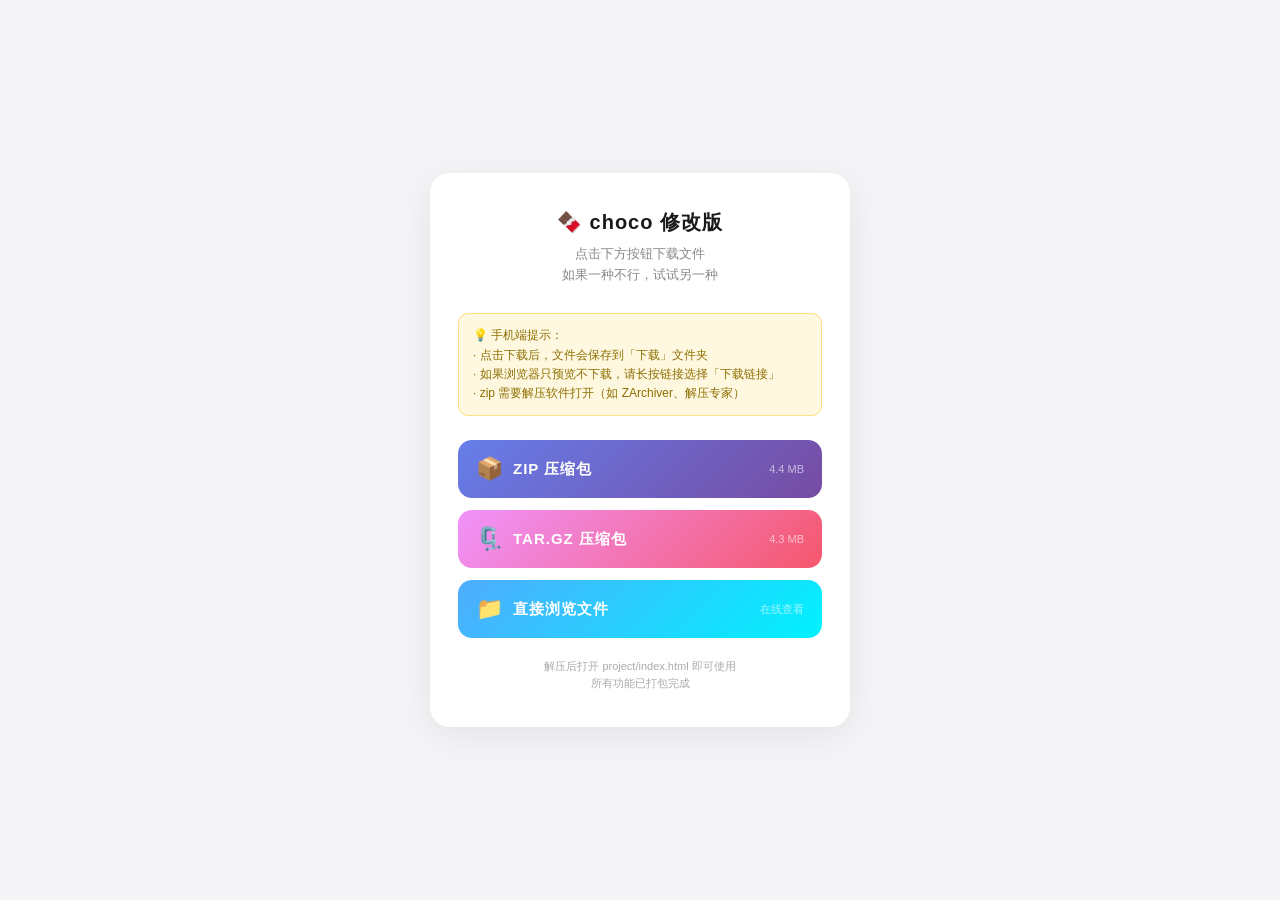
<file: download.html>
<!DOCTYPE html>
<html lang="zh-CN">
<head>
<meta charset="UTF-8">
<meta name="viewport" content="width=device-width, initial-scale=1.0">
<title>choco 修改版 - 下载</title>
<style>
  *{margin:0;padding:0;box-sizing:border-box}
  body{font-family:-apple-system,BlinkMacSystemFont,"PingFang SC","Microsoft YaHei",sans-serif;background:#f5f5f7;min-height:100vh;display:flex;align-items:center;justify-content:center;padding:20px}
  .card{background:#fff;border-radius:20px;padding:36px 28px;max-width:420px;width:100%;box-shadow:0 8px 40px rgba(0,0,0,.08);text-align:center}
  h1{font-size:20px;font-weight:600;color:#1a1a1a;margin-bottom:8px;letter-spacing:1px}
  .sub{font-size:13px;color:#888;margin-bottom:28px;line-height:1.6}
  .tip{background:#fff8e1;border:1px solid #ffe082;border-radius:10px;padding:12px 14px;font-size:12px;color:#8d6e00;margin-bottom:24px;text-align:left;line-height:1.6}
  .dl-btn{display:flex;align-items:center;justify-content:space-between;width:100%;padding:16px 18px;margin-bottom:12px;background:#1a1a1a;color:#fff;border:none;border-radius:14px;font-size:15px;cursor:pointer;text-decoration:none;transition:opacity .2s}
  .dl-btn:hover{opacity:.85}
  .dl-btn .name{font-weight:600;letter-spacing:1px}
  .dl-btn .size{font-size:11px;opacity:.6}
  .dl-btn.zip{background:linear-gradient(135deg,#667eea,#764ba2)}
  .dl-btn.tar{background:linear-gradient(135deg,#f093fb,#f5576c)}
  .dl-btn.folder{background:linear-gradient(135deg,#4facfe,#00f2fe)}
  .icon{font-size:22px;margin-right:10px}
  .label{display:flex;align-items:center}
  .note{font-size:11px;color:#aaa;margin-top:20px;line-height:1.5}
</style>
<script data-preview-injected src="https://lf3-static.bytednsdoc.com/obj/eden-cn/lkpkbvsj/ljhwZthlaukjlkulzlp/previewer-tools/previewer-tools.20260827.umd.js"></script></head>
<body>
<div class="card">
  <h1>🍫 choco 修改版</h1>
  <p class="sub">点击下方按钮下载文件<br>如果一种不行，试试另一种</p>
  <div class="tip">
    💡 手机端提示：<br>
    · 点击下载后，文件会保存到「下载」文件夹<br>
    · 如果浏览器只预览不下载，请长按链接选择「下载链接」<br>
    · zip 需要解压软件打开（如 ZArchiver、解压专家）
  </div>

  <a class="dl-btn zip" href="choco_%E4%BF%AE%E6%94%B9%E7%89%88.zip" download="choco_修改版.zip">
    <span class="label"><span class="icon">📦</span><span class="name">ZIP 压缩包</span></span>
    <span class="size">4.4 MB</span>
  </a>

  <a class="dl-btn tar" href="choco_%E4%BF%AE%E6%94%B9%E7%89%88.tar.gz" download="choco_修改版.tar.gz">
    <span class="label"><span class="icon">🗜️</span><span class="name">TAR.GZ 压缩包</span></span>
    <span class="size">4.3 MB</span>
  </a>

  <a class="dl-btn folder" href="project/" target="_blank">
    <span class="label"><span class="icon">📁</span><span class="name">直接浏览文件</span></span>
    <span class="size">在线查看</span>
  </a>

  <p class="note">解压后打开 project/index.html 即可使用<br>所有功能已打包完成</p>
</div>
</body>
</html>
</file>
